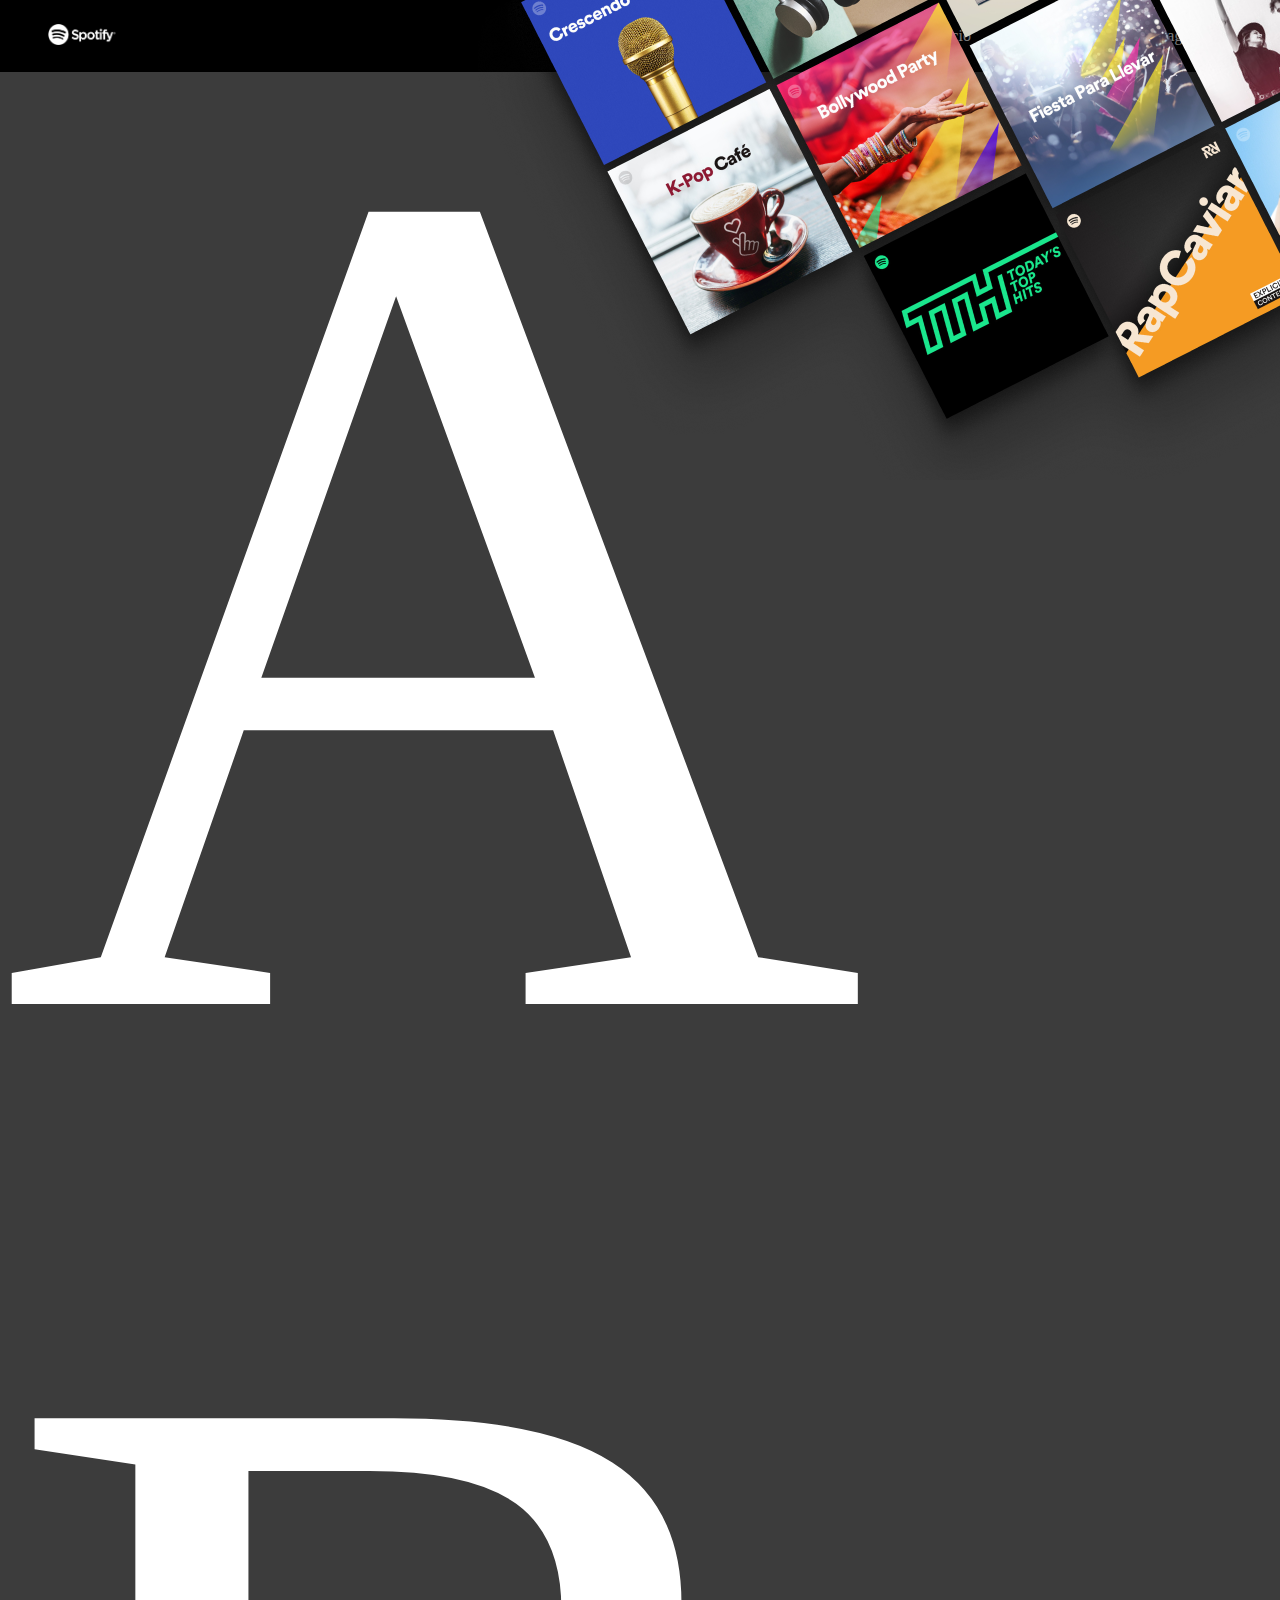
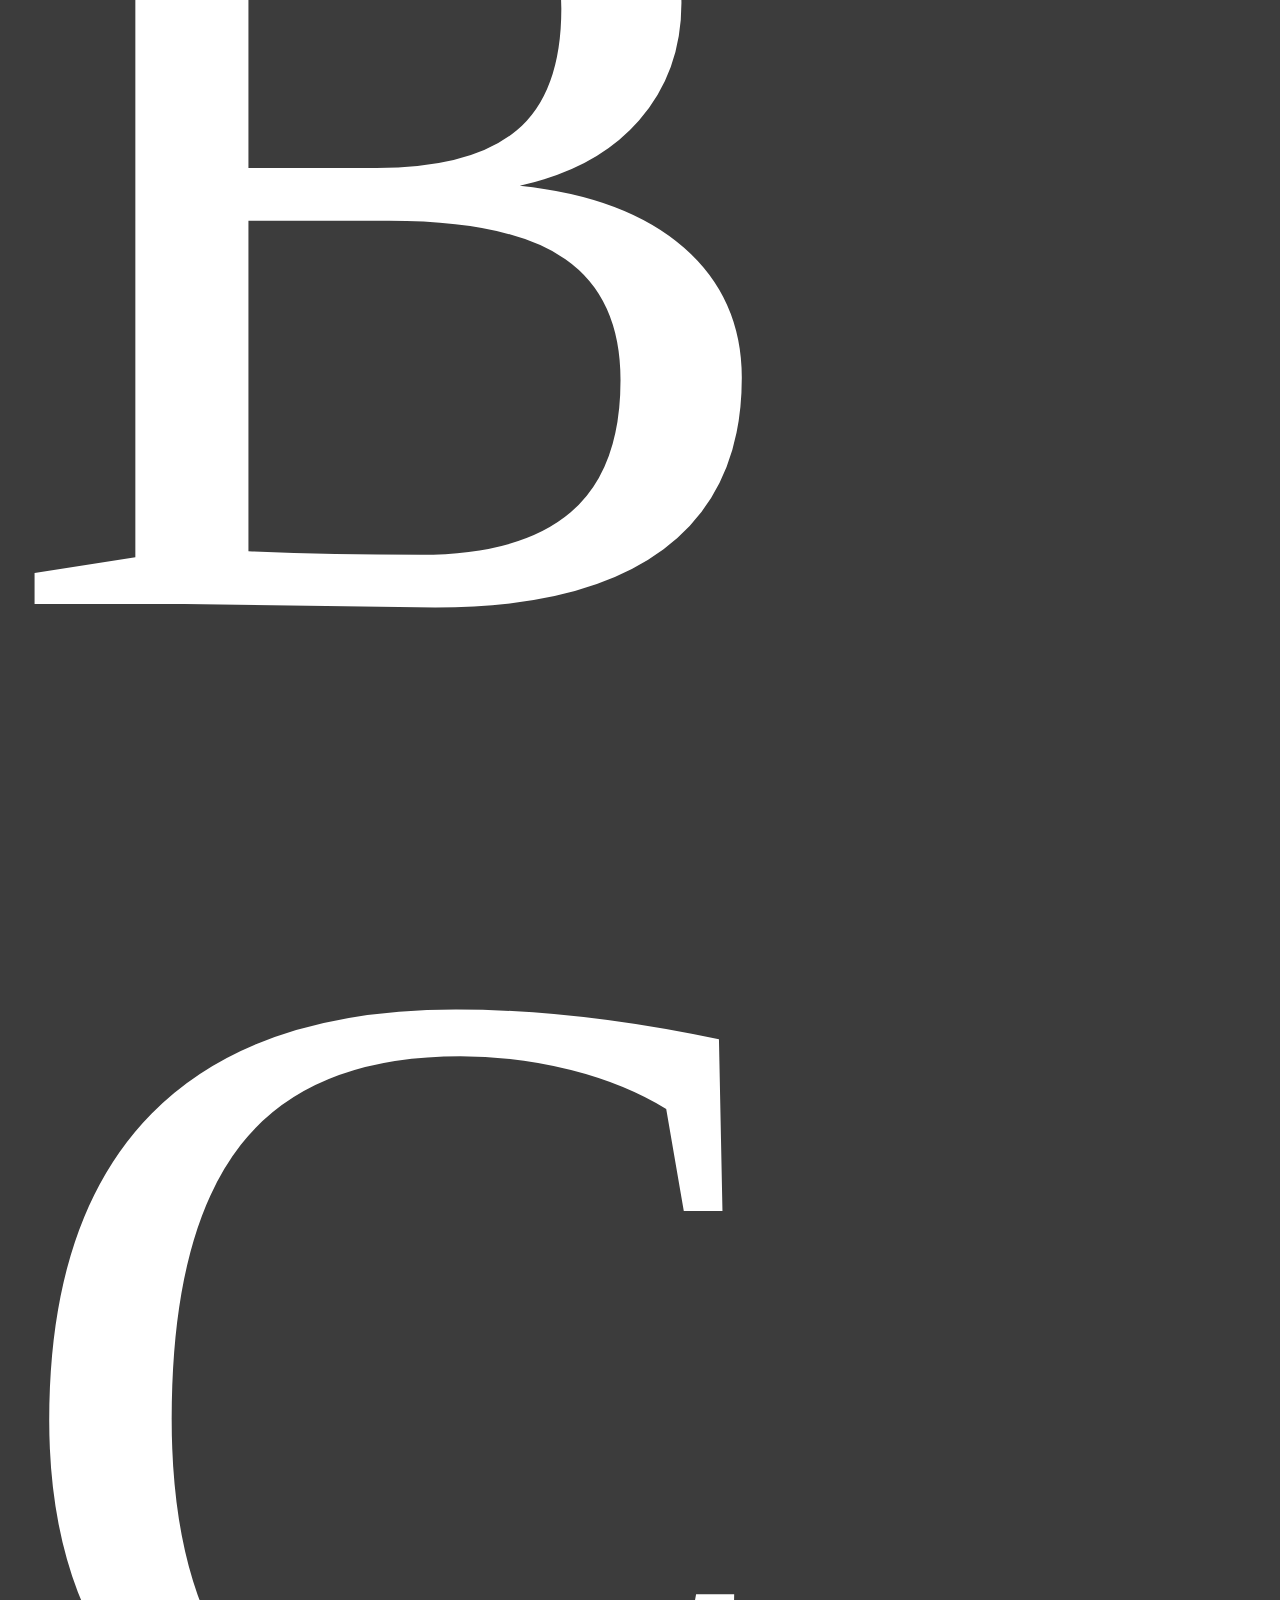
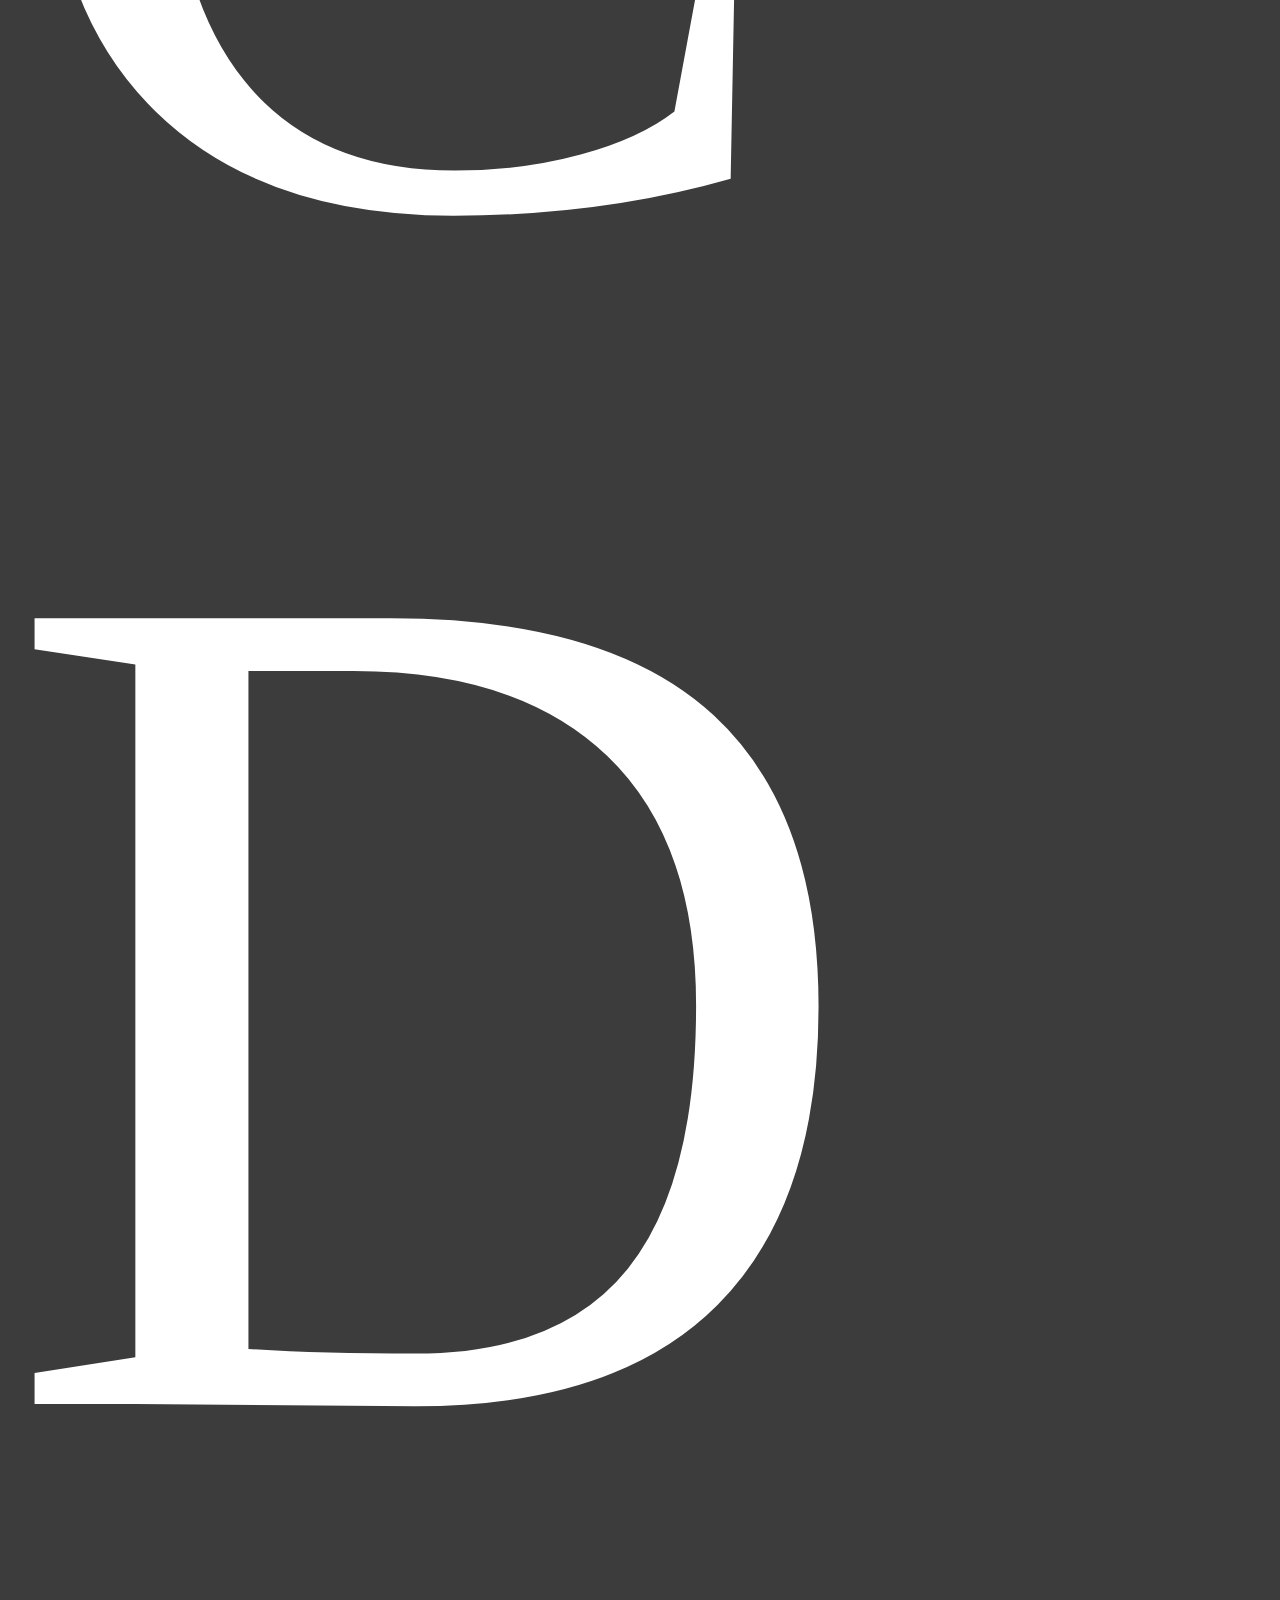
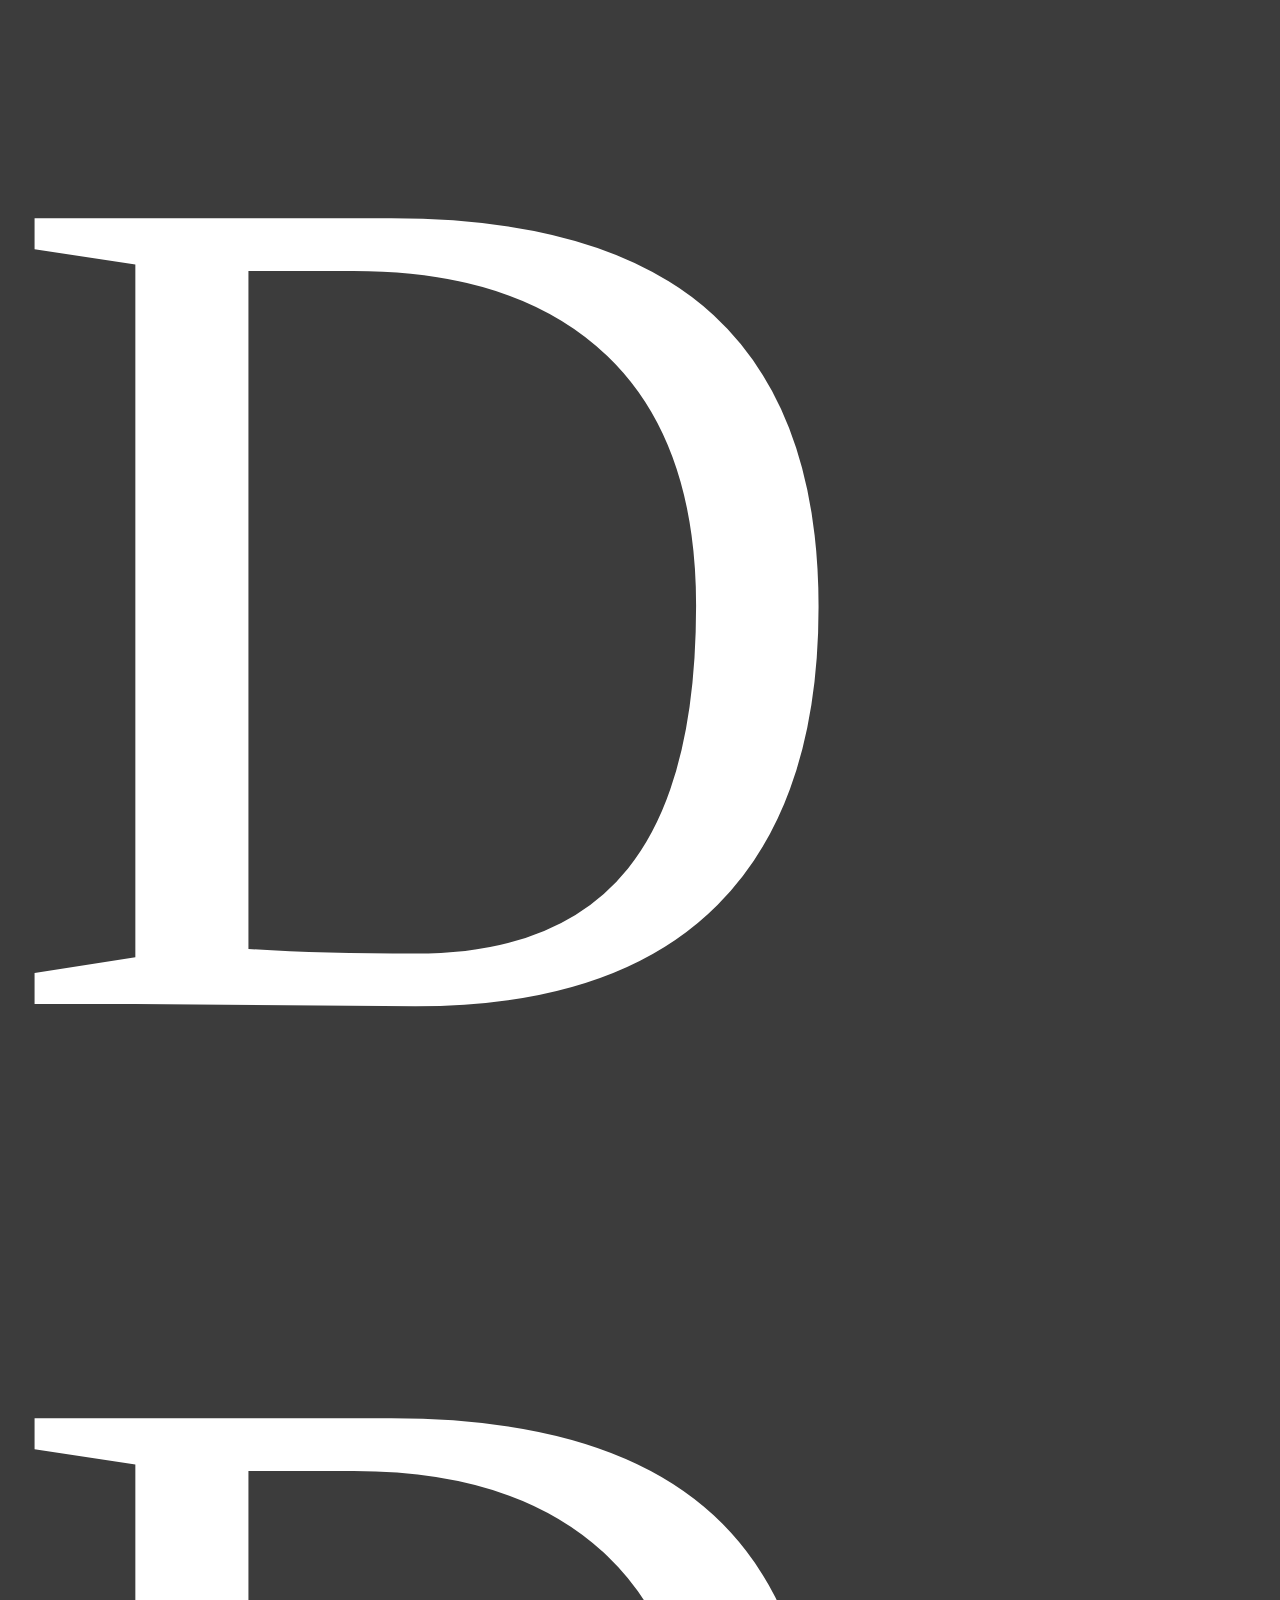
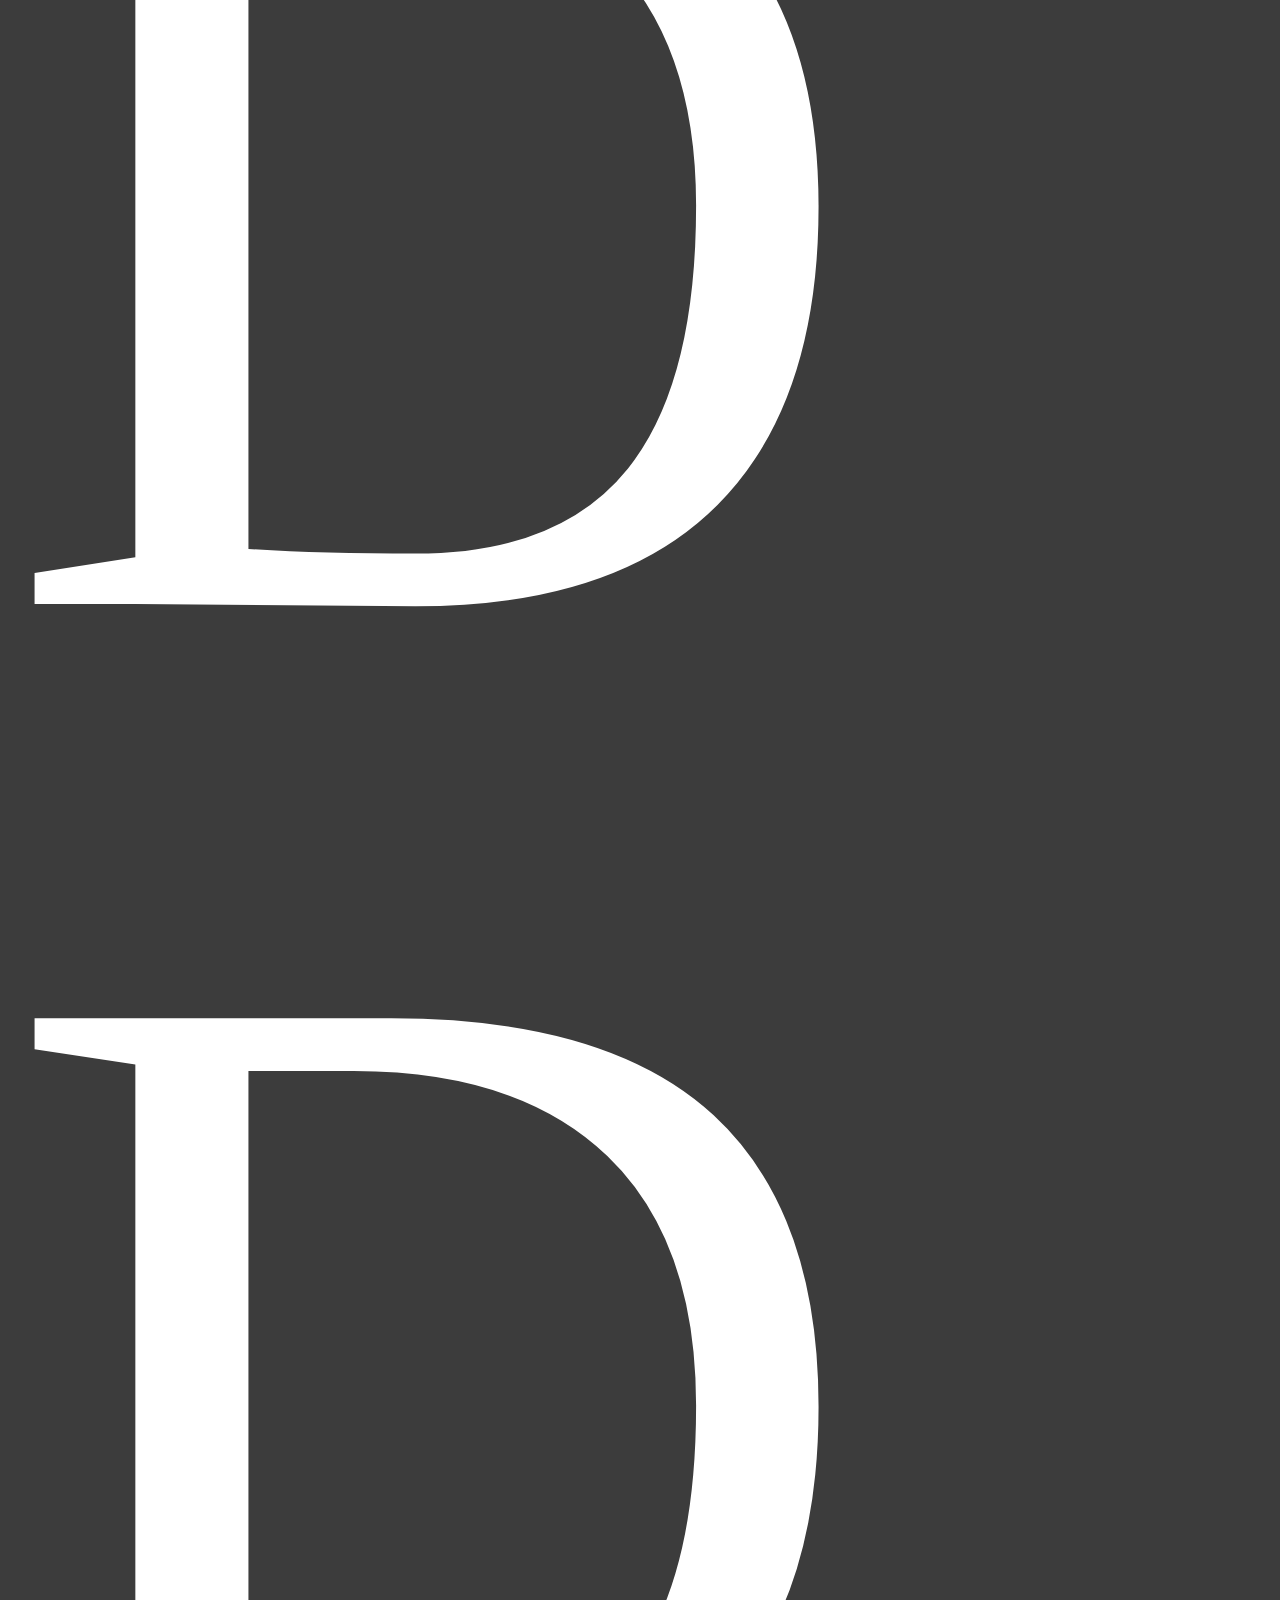
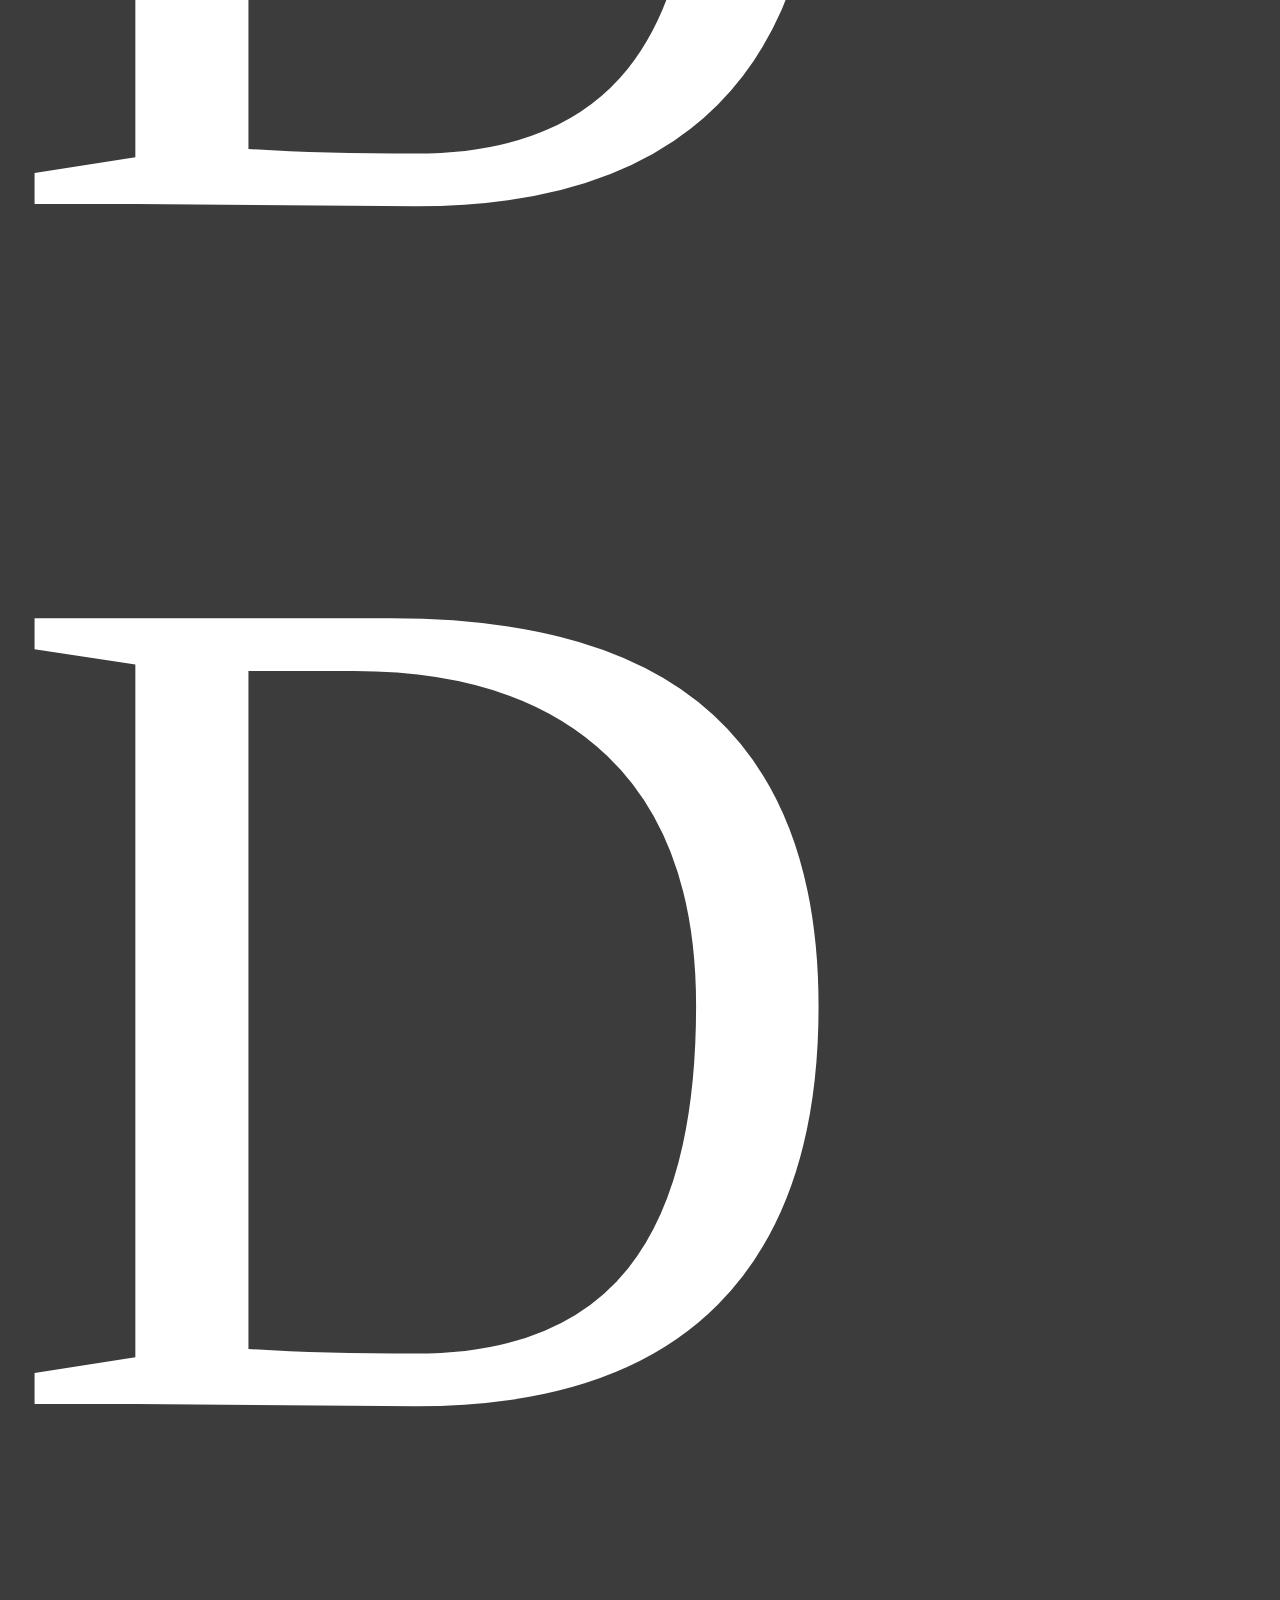
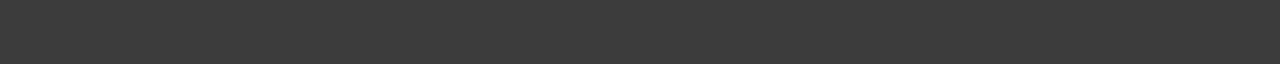
<file: pages/registerPage.html>
<!DOCTYPE html>
<html lang="en">
<head>
    <meta charset="UTF-8">
    <meta name="viewport" content="width=device-width, initial-scale=1.0">
    <title>Registrar-se</title>
    
    <link rel="stylesheet" href="../src/styles/resetcss.css">
    <link rel="stylesheet" href="stylesRegister.css">
</head>

<body>    
    <header>
        <div class="header_content">
            <div class="spotify_img">
                <img src="../src/assets/icons/logo-spotify.png">
            </div>

            <nav class="header_nav">
                <ul>
                    <li class="start_button"><a>Início</a></li>
                    <li class="login_button"><a>Login</a></li>
                    <li class="language_button"><a>Linguagem</a></li>
                </ul>
            </nav>
        </div>
    </header>

    <section class="main_instructions">
        <img class="background_img" src="../src/assets/icons/playlists-background.png">
    </section>

    <h1>A </h1>
    <h1>B </h1>
    <h1>C </h1>
    <h1>D </h1>
    <h1>D </h1>
    <h1>D </h1>
    <h1>D </h1>
    <h1>D </h1>


    <script type="text/javascript" src="scriptRegister.js"></script>
</body>
</html>
</file>
<file: pages/stylesRegister.css>
body {
    background-color: rgb(60, 60, 60);
    color: white;

    overflow-y: scroll;
}

header {
    position: absolute;
    top: 0;
    left: 0;

    background-color: black;

    width: 100%;
    height: auto;
    min-height: 40px;
    
  
}

.header_content {
    display: flex;
    flex-direction: row;
    justify-content: space-evenly;
    align-items: center;

    padding: 16px 48px;
}

.header_content .spotify_img img {
    width: 8%;
    height: auto;
}

.header_content .header_nav ul {
    display: flex;
    flex-direction: row;
    justify-content: space-between;
    align-items: center;
}

.header_content .header_nav li {
    padding: 12px 30px;
}

.main_instructions {
    background: linear-gradient(0deg, rgba(0,0,0,0) 45%, rgba(255,210,215,1) 100%);

    display: flex;
    justify-content: space-between;
    align-items: center;
}

.main_instructions .background_img {
    position: absolute;

    top: 0;
    right: 0;

}

h1 {
    font-size: 1200px;
}
</file>
<file: src/styles/resetcss.css>
/* http://meyerweb.com/eric/tools/css/reset/ 
   v2.0 | 20110126
   License: none (public domain)
*/

html, body, div, span, applet, object, iframe,
h1, h2, h3, h4, h5, h6, p, blockquote, pre,
a, abbr, acronym, address, big, cite, code,
del, dfn, em, img, ins, kbd, q, s, samp,
small, strike, strong, sub, sup, tt, var,
b, u, i, center,
dl, dt, dd, ol, ul, li,
fieldset, form, label, legend,
table, caption, tbody, tfoot, thead, tr, th, td,
article, aside, canvas, details, embed, 
figure, figcaption, footer, header, hgroup, 
menu, nav, output, ruby, section, summary,
time, mark, audio, video {
    margin: 0;
    padding: 0;
    border: 0;
    font-size: 100%;
    font: inherit;
    vertical-align: baseline;
}
/* HTML5 display-role reset for older browsers */
article, aside, details, figcaption, figure, 
footer, header, hgroup, menu, nav, section {
    display: block;
}
body {
    line-height: 1;
}
ol, ul {
    list-style: none;
}
blockquote, q {
    quotes: none;
}
blockquote:before, blockquote:after,
q:before, q:after {
    content: '';
    content: none;
}
table {
    border-collapse: collapse;
    border-spacing: 0;
}
</file>
